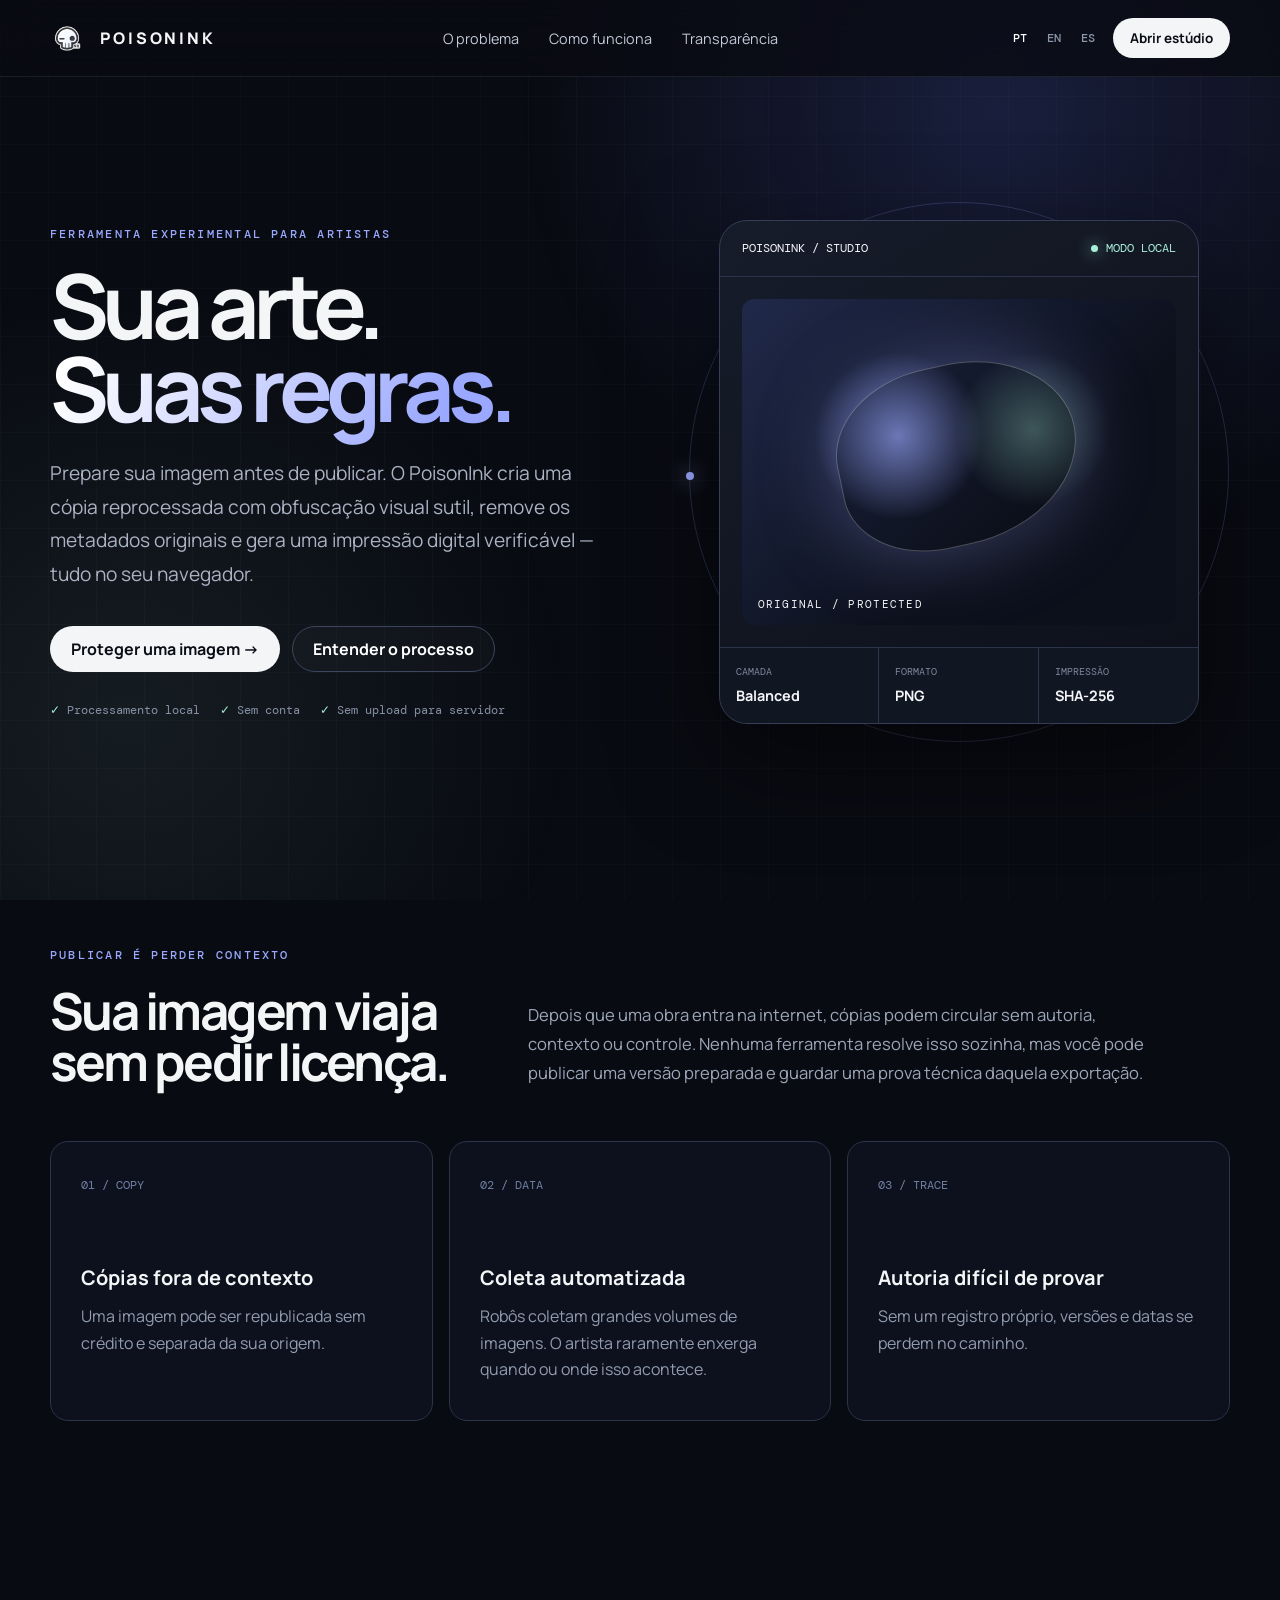
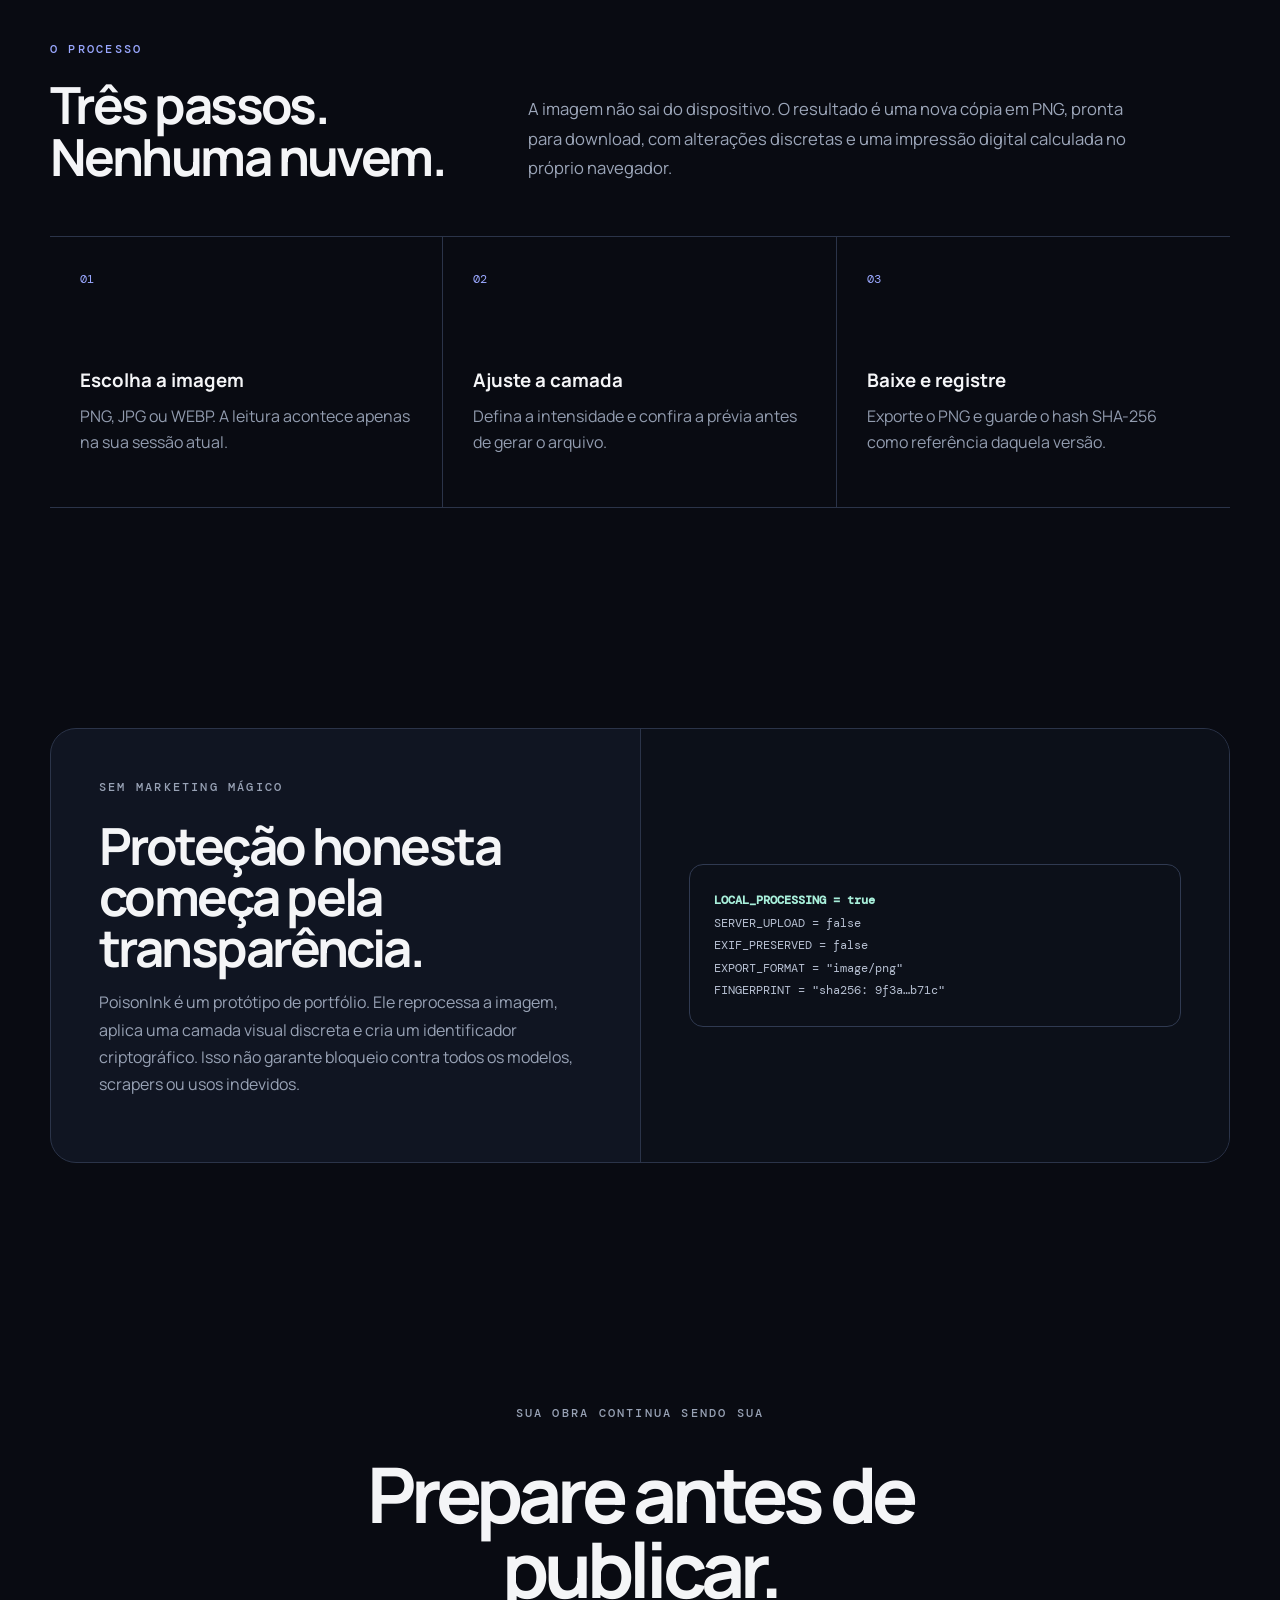
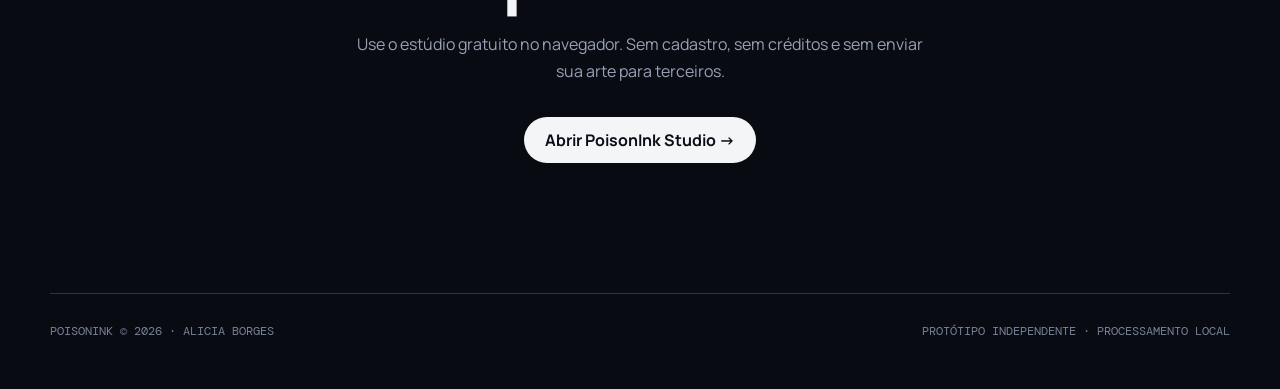
<file: index.html>
<!doctype html>
<html lang="pt-BR">
<head>
  <meta charset="utf-8">
  <meta name="viewport" content="width=device-width,initial-scale=1">
  <meta name="description" content="PoisonInk adiciona uma camada sutil de obfuscação visual e uma impressão digital verificável antes de você publicar sua arte.">
  <meta name="theme-color" content="#090b12">
  <title>PoisonInk — publique com mais controle</title>
  <link rel="icon" href="assets/logo.png" type="image/png">
  <link rel="stylesheet" href="assets/styles.css">
  <script src="assets/site.js" defer></script>
</head>
<body>
  <a class="skip-link" href="#main">Pular para o conteúdo</a>
  <header class="site-header">
    <nav class="nav-wrap" aria-label="Navegação principal">
      <a class="brand" href="#top" aria-label="PoisonInk, início">
        <img src="assets/logo.png" alt="">
        <span>POISONINK</span>
      </a>
      <div class="nav-links" id="navLinks">
        <a href="#problema" data-i18n="navProblem">O problema</a>
        <a href="#metodo" data-i18n="navMethod">Como funciona</a>
        <a href="#limites" data-i18n="navLimits">Transparência</a>
      </div>
      <div class="nav-actions">
        <div class="lang-switch" aria-label="Idioma">
          <button type="button" data-lang="pt" aria-pressed="true">PT</button>
          <button type="button" data-lang="en" aria-pressed="false">EN</button>
          <button type="button" data-lang="es" aria-pressed="false">ES</button>
        </div>
        <a class="button primary small" href="studio/" data-i18n="openStudio">Abrir estúdio</a>
        <button class="menu-button" type="button" aria-expanded="false" aria-controls="navLinks" aria-label="Abrir menu">☰</button>
      </div>
    </nav>
  </header>

  <main id="main">
    <section class="hero" id="top">
      <div class="hero-copy">
        <p class="eyebrow" data-i18n="eyebrow">Ferramenta experimental para artistas</p>
        <h1><span data-i18n="heroA">Sua arte.</span><br><span class="gradient-text" data-i18n="heroB">Suas regras.</span></h1>
        <p data-i18n="heroText">Prepare sua imagem antes de publicar. O PoisonInk cria uma cópia reprocessada com obfuscação visual sutil, remove os metadados originais e gera uma impressão digital verificável — tudo no seu navegador.</p>
        <div class="hero-actions">
          <a class="button primary" href="studio/" data-i18n="protectNow">Proteger uma imagem →</a>
          <a class="button secondary" href="#metodo" data-i18n="understand">Entender o processo</a>
        </div>
        <div class="trust-line" aria-label="Características">
          <span data-i18n="local">Processamento local</span>
          <span data-i18n="noAccount">Sem conta</span>
          <span data-i18n="noUpload">Sem upload para servidor</span>
        </div>
      </div>
      <div class="preview-shell" aria-label="Prévia da interface PoisonInk">
        <div class="orbit one" aria-hidden="true"></div>
        <div class="orbit two" aria-hidden="true"></div>
        <article class="preview-card">
          <div class="preview-top"><span>POISONINK / STUDIO</span><span class="status" data-i18n="localMode">MODO LOCAL</span></div>
          <div class="art-preview"></div>
          <div class="preview-metrics">
            <div class="metric"><small data-i18n="layer">camada</small><strong>Balanced</strong></div>
            <div class="metric"><small data-i18n="format">formato</small><strong>PNG</strong></div>
            <div class="metric"><small data-i18n="fingerprint">impressão</small><strong>SHA-256</strong></div>
          </div>
        </article>
      </div>
    </section>

    <section class="section" id="problema">
      <div class="section-head">
        <div>
          <p class="eyebrow" data-i18n="problemEye">Publicar é perder contexto</p>
          <h2 data-i18n="problemTitle">Sua imagem viaja sem pedir licença.</h2>
        </div>
        <p data-i18n="problemText">Depois que uma obra entra na internet, cópias podem circular sem autoria, contexto ou controle. Nenhuma ferramenta resolve isso sozinha, mas você pode publicar uma versão preparada e guardar uma prova técnica daquela exportação.</p>
      </div>
      <div class="cards">
        <article class="card"><span class="card-index">01 / COPY</span><h3 data-i18n="card1Title">Cópias fora de contexto</h3><p data-i18n="card1Text">Uma imagem pode ser republicada sem crédito e separada da sua origem.</p></article>
        <article class="card"><span class="card-index">02 / DATA</span><h3 data-i18n="card2Title">Coleta automatizada</h3><p data-i18n="card2Text">Robôs coletam grandes volumes de imagens. O artista raramente enxerga quando ou onde isso acontece.</p></article>
        <article class="card"><span class="card-index">03 / TRACE</span><h3 data-i18n="card3Title">Autoria difícil de provar</h3><p data-i18n="card3Text">Sem um registro próprio, versões e datas se perdem no caminho.</p></article>
      </div>
    </section>

    <section class="section" id="metodo">
      <div class="section-head">
        <div><p class="eyebrow" data-i18n="methodEye">O processo</p><h2 data-i18n="methodTitle">Três passos. Nenhuma nuvem.</h2></div>
        <p data-i18n="methodText">A imagem não sai do dispositivo. O resultado é uma nova cópia em PNG, pronta para download, com alterações discretas e uma impressão digital calculada no próprio navegador.</p>
      </div>
      <div class="process">
        <article class="step"><h3 data-i18n="step1Title">Escolha a imagem</h3><p data-i18n="step1Text">PNG, JPG ou WEBP. A leitura acontece apenas na sua sessão atual.</p></article>
        <article class="step"><h3 data-i18n="step2Title">Ajuste a camada</h3><p data-i18n="step2Text">Defina a intensidade e confira a prévia antes de gerar o arquivo.</p></article>
        <article class="step"><h3 data-i18n="step3Title">Baixe e registre</h3><p data-i18n="step3Text">Exporte o PNG e guarde o hash SHA-256 como referência daquela versão.</p></article>
      </div>
    </section>

    <section class="section" id="limites">
      <div class="proof">
        <div class="proof-copy">
          <div><p class="eyebrow" data-i18n="limitsEye">Sem marketing mágico</p><h2 data-i18n="limitsTitle">Proteção honesta começa pela transparência.</h2></div>
          <p data-i18n="limitsText">PoisonInk é um protótipo de portfólio. Ele reprocessa a imagem, aplica uma camada visual discreta e cria um identificador criptográfico. Isso não garante bloqueio contra todos os modelos, scrapers ou usos indevidos.</p>
        </div>
        <div class="proof-code">
          <div class="fingerprint"><b>LOCAL_PROCESSING = true</b><br>SERVER_UPLOAD = false<br>EXIF_PRESERVED = false<br>EXPORT_FORMAT = "image/png"<br>FINGERPRINT = "sha256: 9f3a…b71c"</div>
        </div>
      </div>
    </section>

    <section class="cta">
      <p class="eyebrow" data-i18n="ctaEye">Sua obra continua sendo sua</p>
      <h2 data-i18n="ctaTitle">Prepare antes de publicar.</h2>
      <p data-i18n="ctaText">Use o estúdio gratuito no navegador. Sem cadastro, sem créditos e sem enviar sua arte para terceiros.</p>
      <a class="button primary" href="studio/" data-i18n="ctaButton">Abrir PoisonInk Studio →</a>
    </section>
  </main>

  <footer class="site-footer">
    <span>POISONINK © 2026 · ALICIA BORGES</span>
    <span data-i18n="footer">PROTÓTIPO INDEPENDENTE · PROCESSAMENTO LOCAL</span>
  </footer>
</body>
</html>
</file>
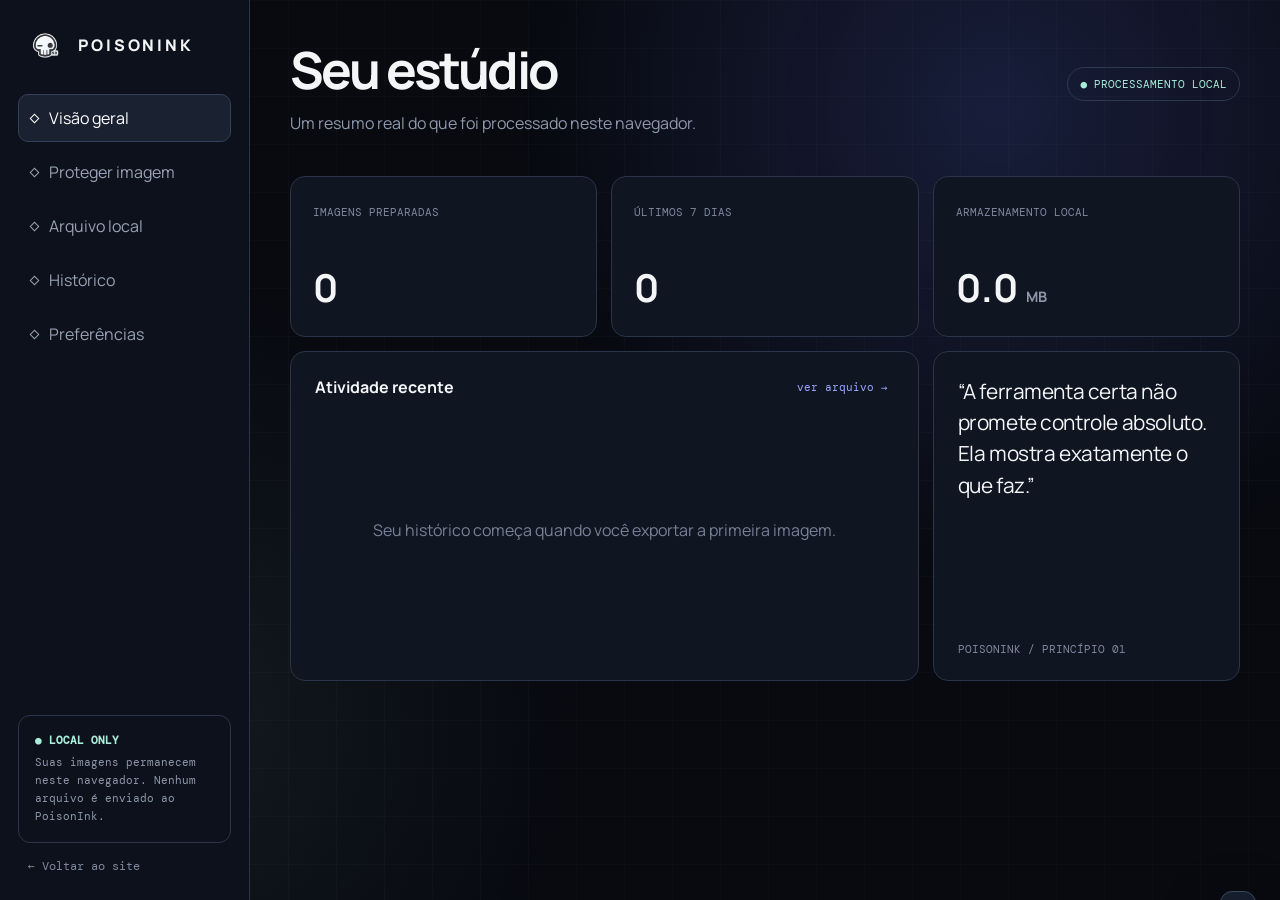
<file: studio/index.html>
<!doctype html>
<html lang="pt-BR">
<head>
  <meta charset="utf-8">
  <meta name="viewport" content="width=device-width,initial-scale=1">
  <meta name="description" content="PoisonInk Studio — prepare e registre imagens localmente no navegador.">
  <meta name="theme-color" content="#090b12">
  <title>PoisonInk Studio</title>
  <link rel="icon" href="../assets/logo.png" type="image/png">
  <link rel="stylesheet" href="../assets/styles.css">
  <script src="../assets/studio.js" defer></script>
</head>
<body class="studio-body">
  <a class="skip-link" href="#studioMain">Pular para o conteúdo</a>
  <div class="studio-layout">
    <aside class="studio-sidebar">
      <a class="brand" href="../"><img src="../assets/logo.png" alt=""><span>POISONINK</span></a>
      <nav class="studio-nav" aria-label="Áreas do estúdio">
        <button type="button" data-view="dashboard" aria-selected="true"><span class="nav-dot"></span>Visão geral</button>
        <button type="button" data-view="protect" aria-selected="false"><span class="nav-dot"></span>Proteger imagem</button>
        <button type="button" data-view="archive" aria-selected="false"><span class="nav-dot"></span>Arquivo local</button>
        <button type="button" data-view="history" aria-selected="false"><span class="nav-dot"></span>Histórico</button>
        <button type="button" data-view="settings" aria-selected="false"><span class="nav-dot"></span>Preferências</button>
      </nav>
      <div class="local-note"><strong>● LOCAL ONLY</strong>Suas imagens permanecem neste navegador. Nenhum arquivo é enviado ao PoisonInk.</div>
      <a class="back-link" href="../">← Voltar ao site</a>
    </aside>

    <main class="studio-main" id="studioMain">
      <header class="studio-topbar">
        <div><h1 id="viewTitle">Seu estúdio</h1><p id="viewSubtitle">Um resumo real do que foi processado neste navegador.</p></div>
        <span class="privacy-pill">● PROCESSAMENTO LOCAL</span>
      </header>

      <section class="studio-panel" data-panel="dashboard">
        <div class="dashboard-grid">
          <article class="stat-card"><small>imagens preparadas</small><strong id="statTotal">0</strong></article>
          <article class="stat-card"><small>últimos 7 dias</small><strong id="statWeek">0</strong></article>
          <article class="stat-card"><small>armazenamento local</small><strong id="statSize">0 <span>MB</span></strong></article>
          <article class="panel-card dashboard-wide">
            <div class="panel-title"><h2>Atividade recente</h2><button type="button" data-go="archive">ver arquivo →</button></div>
            <div id="recentActivity" class="activity-empty">Seu histórico começa quando você exportar a primeira imagem.</div>
          </article>
          <article class="panel-card dashboard-side manifesto">
            <blockquote>“A ferramenta certa não promete controle absoluto. Ela mostra exatamente o que faz.”</blockquote>
            <span>POISONINK / PRINCÍPIO 01</span>
          </article>
        </div>
      </section>

      <section class="studio-panel" data-panel="protect" hidden>
        <div class="protect-grid">
          <label class="drop-zone" id="dropZone">
            <input id="fileInput" type="file" accept="image/png,image/jpeg,image/webp">
            <span class="drop-message">
              <span class="drop-icon">＋</span>
              <h2>Solte sua arte aqui</h2>
              <p>ou clique para escolher · PNG, JPG ou WEBP · até 20 MB</p>
            </span>
            <img class="source-preview" id="sourcePreview" alt="Prévia da imagem escolhida">
          </label>
          <article class="panel-card controls-card">
            <h2>Camada de publicação</h2>
            <p>Crie uma cópia reprocessada. A alteração é sutil, mas fica incorporada aos pixels do novo PNG.</p>
            <span class="field-label">Intensidade</span>
            <div class="strength-options" role="group" aria-label="Intensidade da camada">
              <button type="button" data-strength="light" aria-pressed="false">Leve</button>
              <button type="button" data-strength="balanced" aria-pressed="true">Equilibrada</button>
              <button type="button" data-strength="strong" aria-pressed="false">Forte</button>
            </div>
            <div class="control-readouts">
              <div class="readout-line"><span>Alteração visual estimada</span><output id="visualOutput">baixa</output><div class="readout-bar"><span id="visualBar" style="width:38%"></span></div></div>
              <div class="readout-line"><span>Densidade da camada</span><output id="densityOutput">52%</output><div class="readout-bar"><span id="densityBar" style="width:52%"></span></div></div>
            </div>
            <p class="processing-note">O arquivo é desenhado em um canvas local, recebe uma textura determinística e é exportado como um novo PNG sem os metadados originais.</p>
            <button class="button primary" id="processButton" type="button" disabled>Gerar cópia protegida</button>
          </article>
        </div>

        <article class="panel-card result-card" id="resultCard" hidden>
          <div class="panel-title"><h2>Resultado</h2><span class="success-label">PRONTO PARA EXPORTAR</span></div>
          <div class="result-grid">
            <div class="result-image"><img id="resultPreview" alt="Imagem processada pelo PoisonInk"></div>
            <div class="result-data">
              <dl>
                <div><dt>Arquivo</dt><dd id="resultName">—</dd></div>
                <div><dt>Dimensões</dt><dd id="resultDimensions">—</dd></div>
                <div><dt>Impressão SHA-256</dt><dd id="resultHash">—</dd></div>
              </dl>
              <div class="result-actions">
                <a class="button primary small" id="downloadButton" href="#" download>Baixar PNG</a>
                <button class="button secondary small" id="copyHashButton" type="button">Copiar impressão</button>
                <button class="button secondary small" id="newImageButton" type="button">Nova imagem</button>
              </div>
            </div>
          </div>
        </article>
      </section>

      <section class="studio-panel" data-panel="archive" hidden>
        <div id="archiveContent" class="empty-state">Nenhuma imagem armazenada neste navegador.<br><br><button class="button primary small" type="button" data-go="protect">Preparar primeira imagem</button></div>
      </section>

      <section class="studio-panel" data-panel="history" hidden>
        <article class="panel-card history-wrap">
          <table class="history-table">
            <thead><tr><th>Arquivo</th><th>Data</th><th>Camada</th><th>Dimensões</th><th>Status</th></tr></thead>
            <tbody id="historyRows"><tr><td colspan="5">Nenhum processamento registrado.</td></tr></tbody>
          </table>
        </article>
      </section>

      <section class="studio-panel" data-panel="settings" hidden>
        <div class="settings-grid">
          <article class="panel-card settings-card">
            <h2>Assinatura do arquivo</h2>
            <div class="form-field"><label for="artistName">Nome do artista</label><input id="artistName" type="text" maxlength="70" placeholder="Como você assina seu trabalho"></div>
            <div class="form-field"><label for="signature">Identificador curto</label><input id="signature" type="text" maxlength="24" placeholder="@seu_usuario"></div>
            <button class="button primary small" id="saveSettings" type="button">Salvar preferências</button>
          </article>
          <article class="panel-card settings-card">
            <h2>Comportamento</h2>
            <div class="toggle-row"><div><strong>Salvar miniaturas</strong><small>Permite rever e baixar imagens no arquivo local.</small></div><button class="toggle" id="saveThumbsToggle" type="button" aria-pressed="true" aria-label="Salvar miniaturas"><span></span></button></div>
            <div class="toggle-row"><div><strong>Confirmar antes de limpar</strong><small>Evita perder o histórico por engano.</small></div><button class="toggle" id="confirmClearToggle" type="button" aria-pressed="true" aria-label="Confirmar antes de limpar"><span></span></button></div>
            <button class="button secondary small" id="clearDataButton" type="button">Limpar dados locais</button>
          </article>
        </div>
      </section>
    </main>
  </div>
  <div class="toast" id="toast" role="status" aria-live="polite"></div>
</body>
</html>
</file>
<file: assets/styles.css>
@import url('https://fonts.googleapis.com/css2?family=DM+Mono:wght@400;500&family=Manrope:wght@400;500;600;700;800&display=swap');

:root {
  --ink: #090b12;
  --panel: #101522;
  --panel-2: #151b2a;
  --line: #2b3449;
  --muted: #98a2b8;
  --paper: #f4f5f7;
  --blue: #9aa8ff;
  --blue-2: #6478ff;
  --mint: #a8efda;
  --coral: #ff9f91;
  --radius: 18px;
  --mono: 'DM Mono', ui-monospace, SFMono-Regular, Menlo, monospace;
  --sans: 'Manrope', system-ui, sans-serif;
}

* { box-sizing: border-box; }
html { scroll-behavior: smooth; }
body {
  margin: 0;
  overflow-x: hidden;
  color: var(--paper);
  background: var(--ink);
  font-family: var(--sans);
  -webkit-font-smoothing: antialiased;
}
body::before {
  content: '';
  position: fixed;
  inset: 0;
  z-index: -2;
  pointer-events: none;
  background:
    radial-gradient(circle at 78% 12%, rgba(100, 120, 255, .18), transparent 30rem),
    radial-gradient(circle at 10% 80%, rgba(168, 239, 218, .08), transparent 28rem),
    linear-gradient(rgba(255,255,255,.018) 1px, transparent 1px),
    linear-gradient(90deg, rgba(255,255,255,.018) 1px, transparent 1px);
  background-size: auto, auto, 48px 48px, 48px 48px;
}
a { color: inherit; text-decoration: none; }
button, input, select { font: inherit; }
button, a { -webkit-tap-highlight-color: transparent; }
img { display: block; max-width: 100%; }

.skip-link {
  position: fixed;
  top: 12px;
  left: 12px;
  z-index: 100;
  transform: translateY(-160%);
  padding: 10px 14px;
  color: var(--ink);
  background: var(--paper);
}
.skip-link:focus { transform: none; }

.site-header {
  position: sticky;
  top: 0;
  z-index: 50;
  border-bottom: 1px solid rgba(255,255,255,.08);
  background: rgba(9,11,18,.78);
  backdrop-filter: blur(18px);
}
.nav-wrap {
  width: min(1180px, calc(100% - 40px));
  height: 76px;
  margin: auto;
  display: flex;
  align-items: center;
  justify-content: space-between;
  gap: 24px;
}
.brand { display: inline-flex; align-items: center; gap: 12px; font-weight: 800; letter-spacing: .18em; }
.brand img { width: 38px; height: 38px; color: white; }
.nav-links { display: flex; align-items: center; gap: 30px; color: #c3cad8; font-size: .9rem; }
.nav-links a:hover { color: white; }
.nav-actions { display: flex; align-items: center; gap: 10px; }
.lang-switch { display: flex; gap: 4px; }
.lang-switch button {
  border: 0;
  padding: 7px 8px;
  color: #8d96aa;
  background: transparent;
  font: 500 .75rem var(--mono);
  cursor: pointer;
}
.lang-switch button[aria-pressed="true"] { color: white; }
.menu-button { display: none; }

.button {
  display: inline-flex;
  min-height: 46px;
  align-items: center;
  justify-content: center;
  gap: 10px;
  border: 1px solid transparent;
  border-radius: 999px;
  padding: 0 20px;
  font-weight: 700;
  cursor: pointer;
  transition: transform .18s ease, border-color .18s ease, background .18s ease;
}
.button:hover { transform: translateY(-2px); }
.button.primary { color: #0b0e16; background: var(--paper); }
.button.primary:hover { background: #dfe3ff; }
.button.secondary { border-color: #3c465e; color: white; background: rgba(255,255,255,.025); }
.button.secondary:hover { border-color: #7887ae; }
.button.small { min-height: 40px; padding: 0 16px; font-size: .84rem; }
.button:disabled { opacity: .42; cursor: not-allowed; transform: none; }

.hero {
  width: min(1180px, calc(100% - 40px));
  min-height: 760px;
  margin: auto;
  padding: 110px 0 80px;
  display: grid;
  grid-template-columns: 1.02fr .98fr;
  align-items: center;
  gap: 72px;
}
.eyebrow { margin: 0 0 22px; color: var(--blue); font: 500 .77rem var(--mono); letter-spacing: .18em; text-transform: uppercase; }
.hero h1 { max-width: 690px; margin: 0; font-size: clamp(3.25rem, 7vw, 6.5rem); line-height: .92; letter-spacing: -.075em; }
.gradient-text { color: transparent; background: linear-gradient(120deg, #fff 8%, #9aa8ff 84%); background-clip: text; -webkit-background-clip: text; }
.hero-copy > p:not(.eyebrow) { max-width: 590px; margin: 28px 0 34px; color: #aab2c3; font-size: clamp(1rem, 1.7vw, 1.2rem); line-height: 1.75; }
.hero-actions { display: flex; flex-wrap: wrap; gap: 12px; }
.trust-line { margin-top: 30px; display: flex; flex-wrap: wrap; gap: 20px; color: #8791a6; font: .75rem var(--mono); }
.trust-line span::before { content: '✓'; margin-right: 7px; color: var(--mint); }

.preview-shell { position: relative; min-height: 550px; display: grid; place-items: center; }
.preview-card {
  position: relative;
  z-index: 2;
  width: min(100%, 480px);
  overflow: hidden;
  border: 1px solid #343e57;
  border-radius: 28px;
  background: linear-gradient(145deg, #161c2a, #0d1019);
  box-shadow: 0 34px 100px rgba(0,0,0,.5);
}
.preview-top { display: flex; align-items: center; justify-content: space-between; padding: 20px 22px; border-bottom: 1px solid var(--line); font: .72rem var(--mono); }
.status { color: var(--mint); }
.status::before { content: ''; display: inline-block; width: 7px; height: 7px; margin-right: 8px; border-radius: 50%; background: currentColor; box-shadow: 0 0 16px currentColor; }
.art-preview {
  aspect-ratio: 4 / 3;
  margin: 22px;
  overflow: hidden;
  border-radius: 12px;
  background:
    radial-gradient(circle at 67% 40%, rgba(168,239,218,.3), transparent 22%),
    radial-gradient(circle at 36% 42%, rgba(154,168,255,.65), transparent 25%),
    linear-gradient(135deg, #20294a, #0c101b 65%);
  position: relative;
}
.art-preview::before { content: ''; position: absolute; width: 55%; height: 55%; left: 22%; top: 20%; border: 1px solid rgba(255,255,255,.25); border-radius: 48% 52% 58% 42%; transform: rotate(-12deg); box-shadow: 0 0 80px rgba(154,168,255,.34); }
.art-preview::after { content: 'ORIGINAL  /  PROTECTED'; position: absolute; left: 16px; bottom: 14px; font: .66rem var(--mono); letter-spacing: .12em; }
.preview-metrics { display: grid; grid-template-columns: repeat(3,1fr); gap: 1px; background: var(--line); border-top: 1px solid var(--line); }
.metric { padding: 17px 16px; background: #111623; }
.metric small { display: block; margin-bottom: 6px; color: #7f899d; font: .62rem var(--mono); text-transform: uppercase; }
.metric strong { font-size: .9rem; }
.orbit { position: absolute; border: 1px solid rgba(154,168,255,.2); border-radius: 50%; animation: rotate 18s linear infinite; }
.orbit.one { width: 540px; height: 540px; }
.orbit.two { width: 420px; height: 420px; animation-direction: reverse; }
.orbit::before { content: ''; position: absolute; top: 50%; left: -4px; width: 8px; height: 8px; border-radius: 50%; background: var(--blue); box-shadow: 0 0 20px var(--blue); }
@keyframes rotate { to { transform: rotate(360deg); } }

.section { width: min(1180px, calc(100% - 40px)); margin: auto; padding: 110px 0; }
.section-head { display: grid; grid-template-columns: .75fr 1.25fr; gap: 56px; align-items: end; margin-bottom: 54px; }
.section h2 { margin: 0; font-size: clamp(2.2rem, 4vw, 4rem); line-height: 1; letter-spacing: -.05em; }
.section-head p:last-child { margin: 0; max-width: 620px; color: #9ca6b9; font-size: 1.04rem; line-height: 1.75; }
.cards { display: grid; grid-template-columns: repeat(3,1fr); gap: 16px; }
.card { min-height: 280px; padding: 30px; border: 1px solid var(--line); border-radius: var(--radius); background: rgba(16,21,34,.74); }
.card-index { color: #7180a3; font: .75rem var(--mono); }
.card h3 { margin: 70px 0 12px; font-size: 1.25rem; }
.card p { margin: 0; color: #929caf; line-height: 1.65; }

.process { counter-reset: steps; display: grid; grid-template-columns: repeat(3,1fr); border-top: 1px solid var(--line); border-bottom: 1px solid var(--line); }
.step { min-height: 270px; padding: 34px 30px; border-right: 1px solid var(--line); }
.step:last-child { border-right: 0; }
.step::before { counter-increment: steps; content: '0' counter(steps); display: block; margin-bottom: 80px; color: var(--blue); font: .75rem var(--mono); }
.step h3 { margin: 0 0 10px; }
.step p { margin: 0; color: #929caf; line-height: 1.65; }

.proof {
  display: grid;
  grid-template-columns: 1fr 1fr;
  gap: 0;
  overflow: hidden;
  border: 1px solid var(--line);
  border-radius: 26px;
  background: #101522;
}
.proof > div { min-height: 400px; padding: 48px; }
.proof-copy { display: flex; flex-direction: column; justify-content: space-between; }
.proof-copy p { color: #98a2b5; line-height: 1.7; }
.proof-code { display: grid; place-items: center; border-left: 1px solid var(--line); background: #0c1019; }
.fingerprint { width: 100%; padding: 24px; border: 1px solid #303a51; border-radius: 14px; font: .78rem/1.8 var(--mono); color: #b7c0d2; }
.fingerprint b { color: var(--mint); }

.cta { text-align: center; padding: 130px 20px; }
.cta h2 { max-width: 760px; margin: 0 auto 24px; font-size: clamp(2.7rem, 6vw, 5.5rem); line-height: .98; letter-spacing: -.065em; }
.cta p { max-width: 570px; margin: 0 auto 32px; color: #98a2b5; line-height: 1.7; }

.site-footer { width: min(1180px, calc(100% - 40px)); margin: auto; padding: 30px 0 50px; display: flex; justify-content: space-between; gap: 30px; border-top: 1px solid var(--line); color: #778196; font: .72rem var(--mono); }

/* Studio */
.studio-body { min-height: 100vh; background: #080a10; }
.studio-layout { min-height: 100vh; display: grid; grid-template-columns: 250px minmax(0,1fr); }
.studio-sidebar { position: sticky; top: 0; height: 100vh; padding: 26px 18px; display: flex; flex-direction: column; border-right: 1px solid var(--line); background: #0d111b; }
.studio-sidebar .brand { padding: 0 10px 30px; }
.studio-nav { display: grid; gap: 6px; }
.studio-nav button {
  width: 100%;
  display: flex;
  align-items: center;
  gap: 11px;
  border: 1px solid transparent;
  border-radius: 10px;
  padding: 12px;
  color: #98a2b4;
  background: transparent;
  text-align: left;
  cursor: pointer;
}
.studio-nav button:hover { color: white; background: #141a27; }
.studio-nav button[aria-selected="true"] { color: white; border-color: #34405a; background: #1a2131; }
.nav-dot { width: 7px; height: 7px; border: 1px solid currentColor; transform: rotate(45deg); }
.local-note { margin-top: auto; padding: 16px; border: 1px solid #2b354a; border-radius: 12px; color: #8e98ac; font: .7rem/1.6 var(--mono); }
.local-note strong { display: block; color: var(--mint); margin-bottom: 4px; }
.back-link { margin: 16px 10px 0; color: #7f899d; font: .72rem var(--mono); }
.back-link:hover { color: white; }
.studio-main { min-width: 0; padding: 34px 40px 64px; }
.studio-topbar { display: flex; align-items: center; justify-content: space-between; gap: 24px; margin-bottom: 42px; }
.studio-topbar h1 { margin: 0; font-size: clamp(2rem,4vw,3.7rem); letter-spacing: -.055em; }
.studio-topbar p { margin: 8px 0 0; color: #8f99ad; }
.privacy-pill { white-space: nowrap; padding: 9px 12px; border: 1px solid #2d394e; border-radius: 999px; color: var(--mint); font: .68rem var(--mono); }
.studio-panel[hidden] { display: none; }
.dashboard-grid { display: grid; grid-template-columns: repeat(3,1fr); gap: 14px; }
.stat-card { min-height: 150px; padding: 22px; border: 1px solid var(--line); border-radius: 15px; background: var(--panel); }
.stat-card small { color: #7f899d; font: .7rem var(--mono); text-transform: uppercase; }
.stat-card strong { display: block; margin-top: 40px; font-size: 2.4rem; }
.stat-card strong span { font-size: .9rem; color: #8e98aa; }
.dashboard-wide { grid-column: span 2; min-height: 330px; }
.dashboard-side { min-height: 330px; }
.panel-card { padding: 24px; border: 1px solid var(--line); border-radius: 15px; background: var(--panel); }
.panel-title { display: flex; align-items: center; justify-content: space-between; gap: 20px; margin-bottom: 22px; }
.panel-title h2 { margin: 0; font-size: 1rem; }
.panel-title a, .panel-title button { border: 0; color: var(--blue); background: transparent; font: .68rem var(--mono); cursor: pointer; }
.activity-empty { min-height: 220px; display: grid; place-items: center; color: #778195; text-align: center; }
.activity-list { display: grid; gap: 10px; }
.activity-row { display: grid; grid-template-columns: 46px 1fr auto; align-items: center; gap: 12px; padding: 10px; border: 1px solid #273148; border-radius: 10px; }
.activity-thumb { width: 46px; height: 46px; object-fit: cover; border-radius: 7px; background: #20263a; }
.activity-row strong { display: block; overflow: hidden; text-overflow: ellipsis; white-space: nowrap; font-size: .86rem; }
.activity-row small { color: #788399; font: .64rem var(--mono); }
.activity-score { color: var(--mint); font: .72rem var(--mono); }
.manifesto { display: flex; height: 100%; flex-direction: column; justify-content: space-between; }
.manifesto blockquote { margin: 0; font-size: 1.3rem; line-height: 1.5; letter-spacing: -.02em; }
.manifesto span { color: #7f899d; font: .68rem var(--mono); }

.protect-grid { display: grid; grid-template-columns: .82fr 1.18fr; gap: 18px; }
.drop-zone { min-height: 470px; display: grid; place-items: center; border: 1px dashed #47546f; border-radius: 16px; padding: 24px; background: #0d111b; text-align: center; cursor: pointer; transition: border-color .2s, background .2s; }
.drop-zone.dragging, .drop-zone:hover { border-color: var(--blue); background: #12182a; }
.drop-zone input { position: absolute; width: 1px; height: 1px; opacity: 0; }
.drop-icon { width: 62px; height: 62px; display: grid; place-items: center; margin: 0 auto 20px; border: 1px solid #3b4761; border-radius: 50%; color: var(--blue); font-size: 1.7rem; }
.drop-zone h2 { margin: 0 0 8px; font-size: 1.25rem; }
.drop-zone p { margin: 0; color: #7f899d; }
.drop-zone.has-image { padding: 12px; }
.drop-zone.has-image .drop-message { display: none; }
.source-preview { display: none; max-width: 100%; max-height: 430px; object-fit: contain; border-radius: 10px; }
.drop-zone.has-image .source-preview { display: block; }
.controls-card { display: flex; flex-direction: column; }
.controls-card h2 { margin: 0 0 8px; }
.controls-card > p { margin: 0 0 28px; color: #8994a8; line-height: 1.65; }
.field-label { display: block; margin-bottom: 10px; color: #c5cad5; font: .7rem var(--mono); text-transform: uppercase; }
.strength-options { display: grid; grid-template-columns: repeat(3,1fr); gap: 8px; }
.strength-options button { border: 1px solid #303b52; border-radius: 10px; padding: 14px 8px; color: #9ba5b8; background: #0d111b; cursor: pointer; }
.strength-options button[aria-pressed="true"] { color: white; border-color: var(--blue); background: rgba(100,120,255,.12); }
.control-readouts { margin: 24px 0; display: grid; gap: 13px; }
.readout-line { display: grid; grid-template-columns: 1fr auto; gap: 18px; align-items: center; color: #8e98aa; font-size: .82rem; }
.readout-line output { color: white; font: .72rem var(--mono); }
.readout-bar { grid-column: 1/-1; height: 3px; overflow: hidden; background: #282f40; }
.readout-bar span { display: block; width: 50%; height: 100%; background: linear-gradient(90deg,var(--blue-2),var(--mint)); transition: width .25s; }
.processing-note { margin: auto 0 20px; padding: 14px; border-left: 2px solid var(--blue); color: #7f899c; background: rgba(154,168,255,.05); font: .7rem/1.6 var(--mono); }
.controls-card .button { width: 100%; border-radius: 10px; }
.result-card { margin-top: 18px; }
.result-grid { display: grid; grid-template-columns: 1fr 1fr; gap: 16px; }
.result-image { min-height: 290px; display: grid; place-items: center; border: 1px solid #293248; border-radius: 12px; background: #0a0d14; }
.result-image img { max-width: 100%; max-height: 420px; object-fit: contain; }
.result-data { display: flex; flex-direction: column; gap: 16px; }
.result-data dl { margin: 0; display: grid; gap: 14px; }
.result-data dt { color: #7e899c; font: .65rem var(--mono); text-transform: uppercase; }
.result-data dd { margin: 5px 0 0; word-break: break-all; font-size: .84rem; }
.result-actions { margin-top: auto; display: flex; gap: 9px; flex-wrap: wrap; }

.archive-grid { display: grid; grid-template-columns: repeat(auto-fill,minmax(220px,1fr)); gap: 14px; }
.art-card { overflow: hidden; border: 1px solid var(--line); border-radius: 14px; background: var(--panel); }
.art-card img { width: 100%; aspect-ratio: 4/3; object-fit: cover; background: #0b0e15; }
.art-meta { padding: 14px; }
.art-meta strong { display: block; overflow: hidden; text-overflow: ellipsis; white-space: nowrap; }
.art-meta small { color: #7e889a; font: .64rem var(--mono); }
.art-buttons { display: grid; grid-template-columns: 1fr auto; gap: 7px; margin-top: 12px; }
.art-buttons button, .art-buttons a { border: 1px solid #354057; border-radius: 8px; padding: 8px; color: #bac1cf; background: transparent; text-align: center; font: .66rem var(--mono); cursor: pointer; }
.empty-state { padding: 80px 20px; border: 1px dashed #39445b; border-radius: 14px; color: #7c879b; text-align: center; }

.history-table { width: 100%; border-collapse: collapse; }
.history-table th, .history-table td { padding: 16px 14px; border-bottom: 1px solid #273047; text-align: left; }
.history-table th { color: #7c8799; font: .64rem var(--mono); text-transform: uppercase; }
.history-table td { font-size: .84rem; }
.history-table td:first-child { max-width: 280px; overflow: hidden; text-overflow: ellipsis; white-space: nowrap; }
.success-label { color: var(--mint); font: .67rem var(--mono); }

.settings-grid { display: grid; grid-template-columns: 1fr 1fr; gap: 16px; }
.settings-card h2 { margin: 0 0 22px; font-size: 1.05rem; }
.form-field { display: grid; gap: 8px; margin-bottom: 18px; }
.form-field label { color: #8f9aad; font: .7rem var(--mono); }
.form-field input, .form-field select { width: 100%; border: 1px solid #354057; border-radius: 9px; padding: 12px 13px; color: white; background: #0b0f18; outline: 0; }
.form-field input:focus, .form-field select:focus { border-color: var(--blue); }
.toggle-row { display: flex; justify-content: space-between; gap: 20px; align-items: center; padding: 16px 0; border-top: 1px solid #273047; }
.toggle-row strong { display: block; font-size: .86rem; }
.toggle-row small { color: #7e8899; }
.toggle { width: 46px; height: 25px; border: 0; border-radius: 99px; padding: 3px; background: #30384a; cursor: pointer; }
.toggle span { display: block; width: 19px; height: 19px; border-radius: 50%; background: white; transition: transform .2s; }
.toggle[aria-pressed="true"] { background: var(--blue-2); }
.toggle[aria-pressed="true"] span { transform: translateX(21px); }
.toast { position: fixed; right: 24px; bottom: 24px; z-index: 80; max-width: 360px; transform: translateY(150%); border: 1px solid #3a4761; border-radius: 12px; padding: 14px 17px; color: #dfe4ee; background: #161d2c; box-shadow: 0 20px 60px rgba(0,0,0,.4); transition: transform .3s; }
.toast.show { transform: none; }

@media (max-width: 900px) {
  .nav-links { display: none; position: absolute; left: 20px; right: 20px; top: 68px; padding: 18px; border: 1px solid var(--line); border-radius: 14px; background: #111621; }
  .nav-links.open { display: grid; }
  .menu-button { display: grid; place-items: center; width: 40px; height: 40px; border: 1px solid #343e54; border-radius: 50%; color: white; background: transparent; }
  .nav-actions > .button { display: none; }
  .hero { min-height: auto; grid-template-columns: 1fr; padding-top: 80px; }
  .preview-shell { min-height: 490px; overflow: hidden; }
  .section-head { grid-template-columns: 1fr; gap: 20px; }
  .cards { grid-template-columns: 1fr; }
  .card { min-height: 230px; }
  .card h3 { margin-top: 50px; }
  .process { grid-template-columns: 1fr; }
  .step { min-height: auto; border-right: 0; border-bottom: 1px solid var(--line); }
  .step:last-child { border-bottom: 0; }
  .step::before { margin-bottom: 50px; }
  .proof { grid-template-columns: 1fr; }
  .proof-code { border-top: 1px solid var(--line); border-left: 0; }
  .studio-layout { width: 100%; min-width: 0; grid-template-columns: minmax(0,1fr); overflow: hidden; }
  .studio-sidebar { position: sticky; z-index: 40; width: 100%; min-width: 0; max-width: 100vw; height: auto; padding: 12px 16px; border-right: 0; border-bottom: 1px solid var(--line); }
  .studio-sidebar .brand, .local-note, .back-link { display: none; }
  .studio-nav { width: 100%; min-width: 0; display: flex; overflow-x: auto; scrollbar-width: none; }
  .studio-nav button { width: auto; white-space: nowrap; }
  .studio-main { width: 100%; min-width: 0; padding: 28px 20px 50px; }
  .dashboard-grid { grid-template-columns: 1fr 1fr; }
  .dashboard-wide, .dashboard-side { grid-column: 1/-1; }
  .protect-grid { grid-template-columns: 1fr; }
  .drop-zone { min-height: 380px; }
  .settings-grid { grid-template-columns: 1fr; }
}

@media (max-width: 600px) {
  .nav-wrap { width: min(100% - 28px, 1180px); }
  .brand { font-size: .82rem; }
  .lang-switch { display: none; }
  .hero { width: min(100% - 28px, 1180px); gap: 34px; padding: 62px 0; }
  .hero h1 { font-size: clamp(3.25rem, 16vw, 4.4rem); }
  .hero-actions { display: grid; }
  .hero-actions .button { width: 100%; }
  .trust-line { display: grid; gap: 10px; }
  .preview-shell { min-height: 390px; }
  .preview-card { border-radius: 20px; }
  .orbit.one { width: 360px; height: 360px; }
  .orbit.two { width: 290px; height: 290px; }
  .metric { padding: 13px 10px; }
  .section { width: min(100% - 28px, 1180px); padding: 78px 0; }
  .proof > div { min-height: auto; padding: 28px 22px; }
  .cta { padding: 90px 20px; }
  .site-footer { width: min(100% - 28px, 1180px); flex-direction: column; }
  .studio-main { padding-inline: 14px; }
  .studio-topbar { align-items: flex-start; }
  .privacy-pill { display: none; }
  .dashboard-grid { grid-template-columns: 1fr; }
  .dashboard-wide, .dashboard-side { grid-column: auto; }
  .stat-card { min-height: 125px; }
  .stat-card strong { margin-top: 24px; }
  .drop-zone { min-height: 300px; }
  .strength-options { grid-template-columns: 1fr; }
  .result-grid { grid-template-columns: 1fr; }
  .history-wrap { overflow-x: auto; }
  .history-table { min-width: 660px; }
  .studio-nav .nav-dot { display: none; }
  .studio-nav button { padding: 9px 11px; font-size: .78rem; }
}

@media (prefers-reduced-motion: reduce) {
  *, *::before, *::after { scroll-behavior: auto !important; animation-duration: .01ms !important; animation-iteration-count: 1 !important; transition-duration: .01ms !important; }
}
</file>
